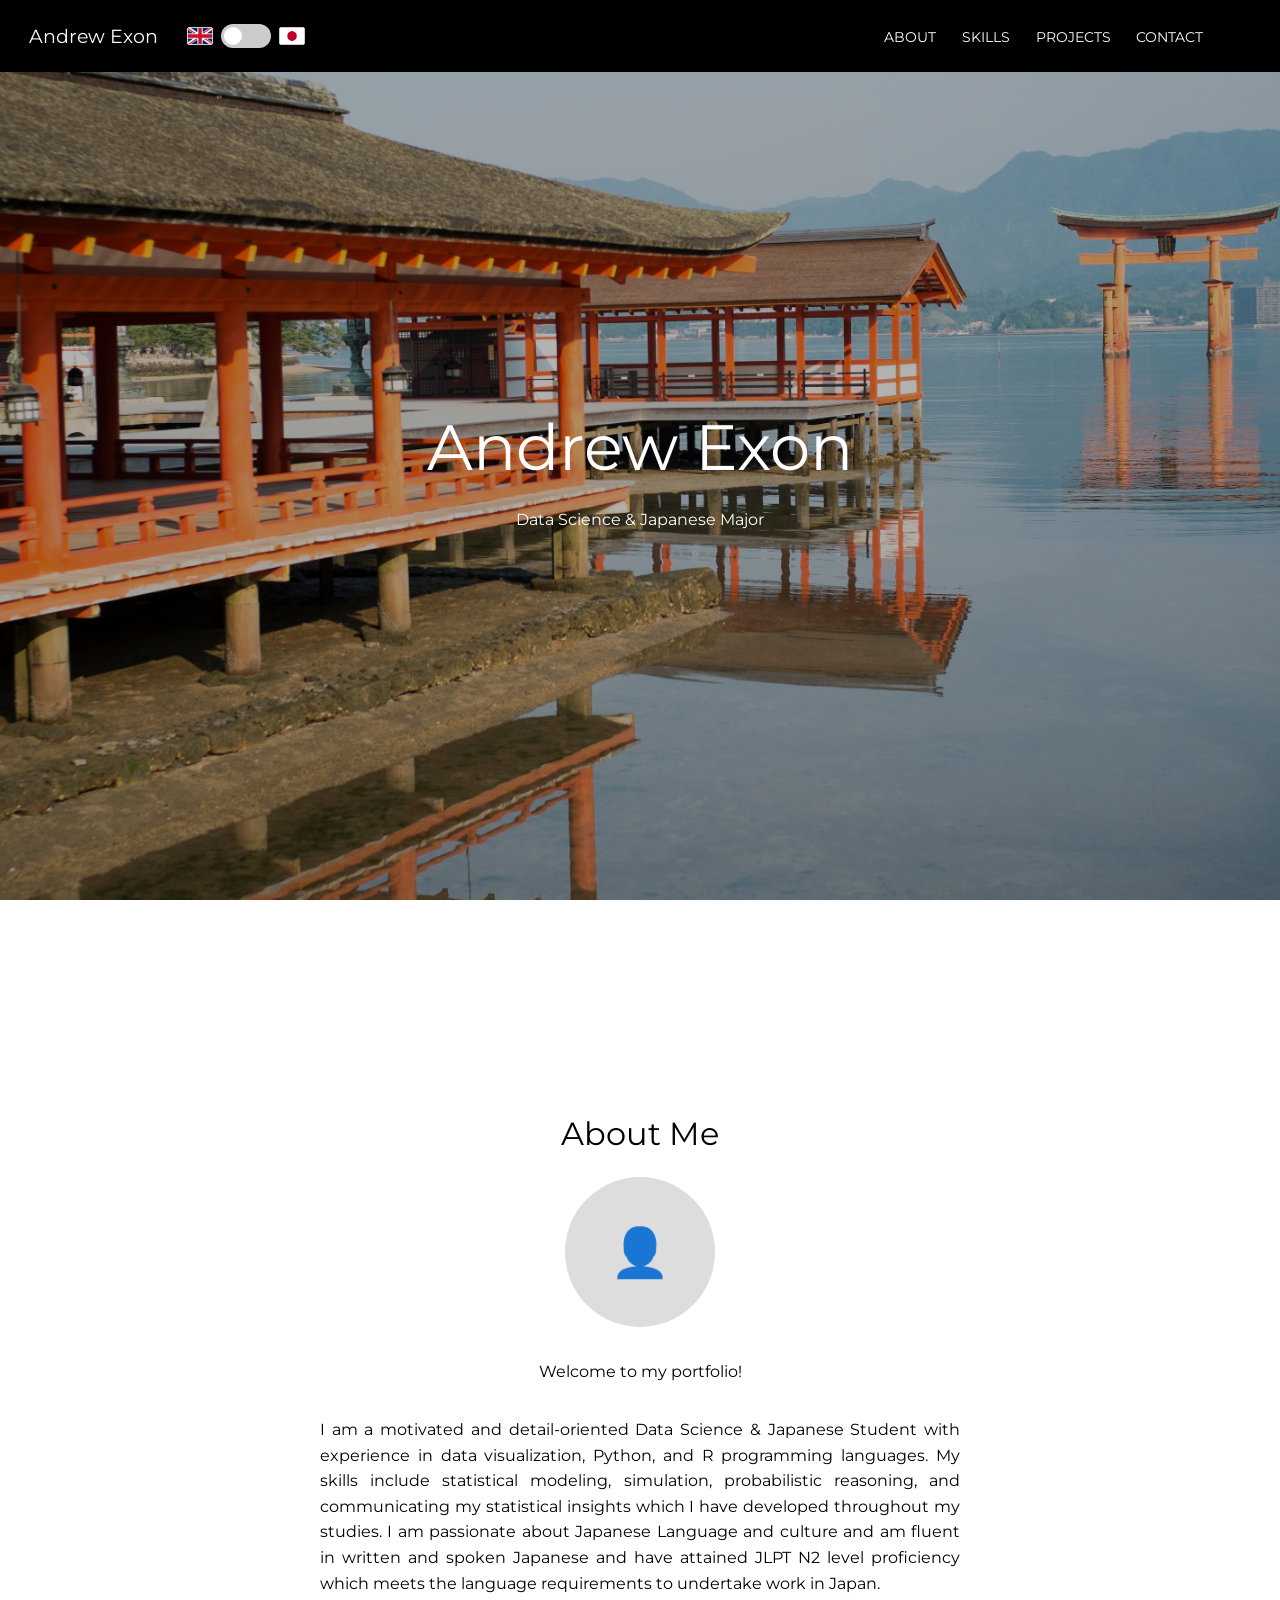
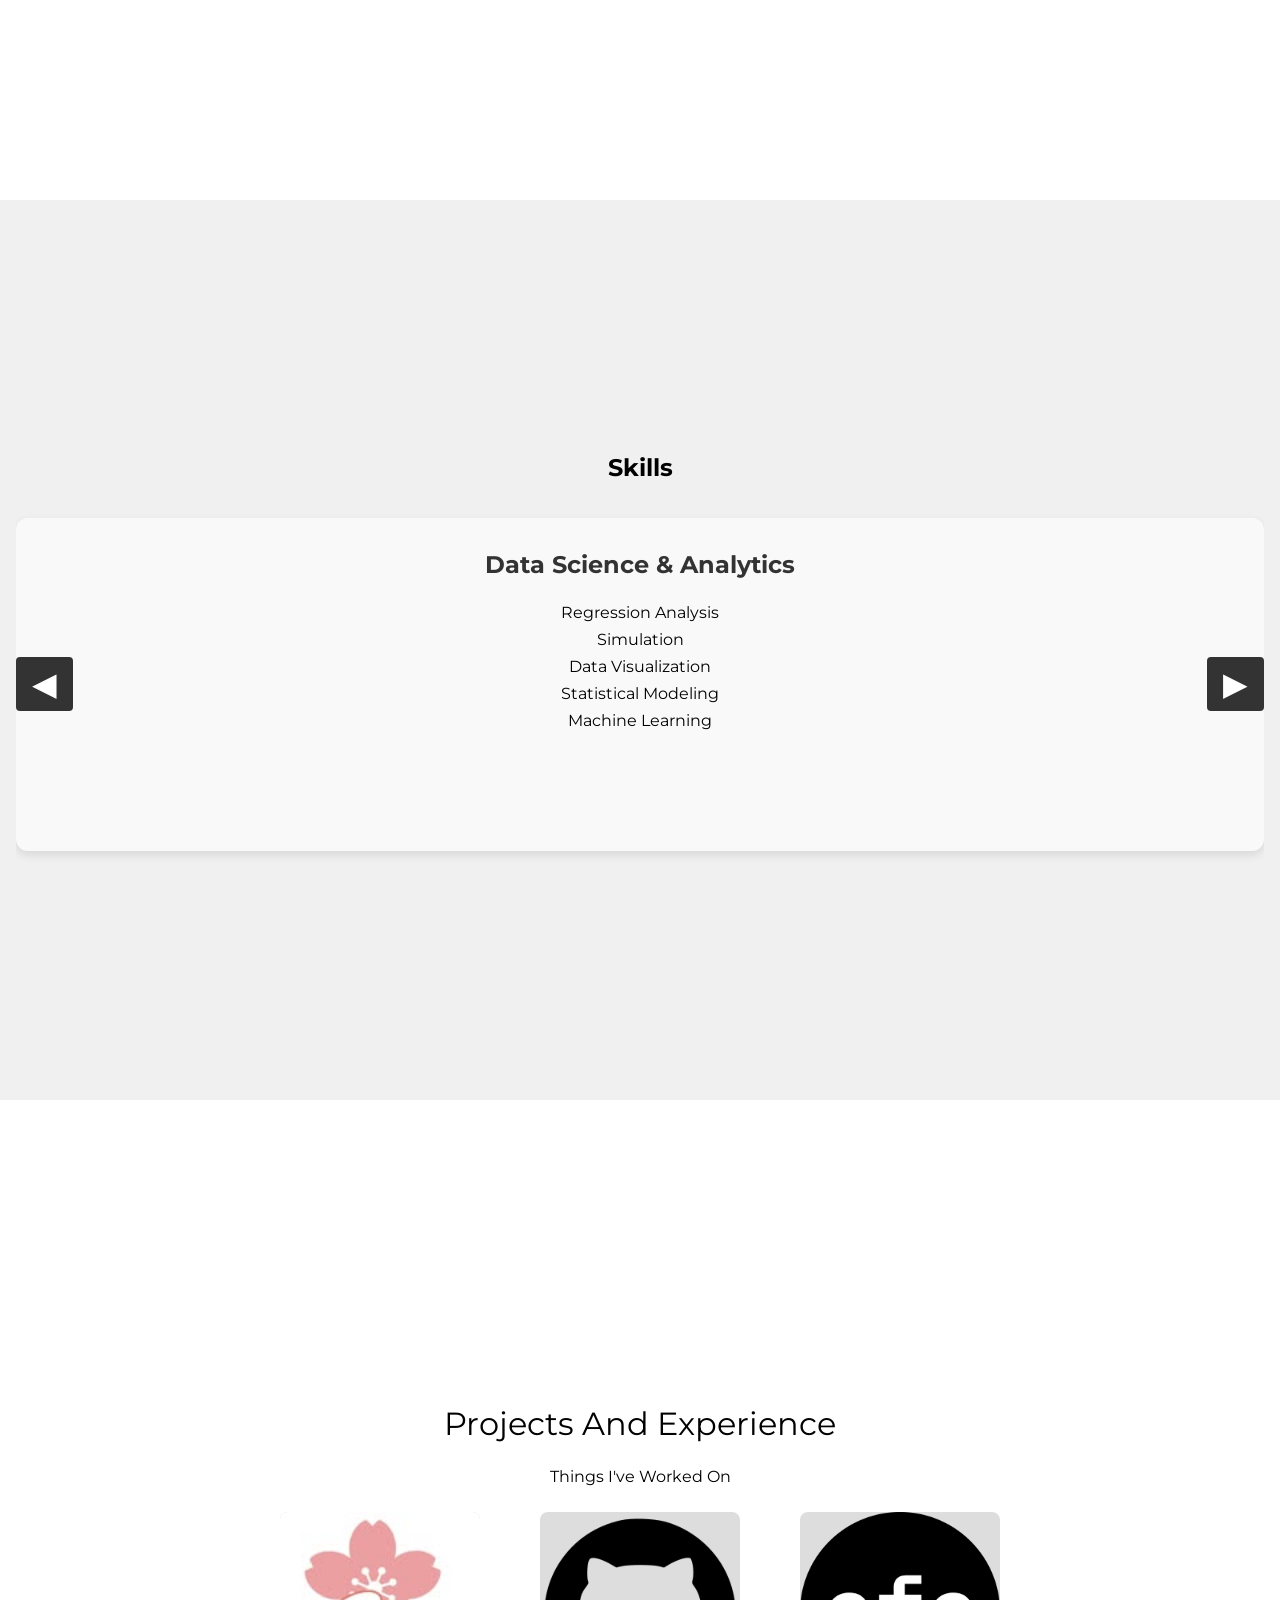
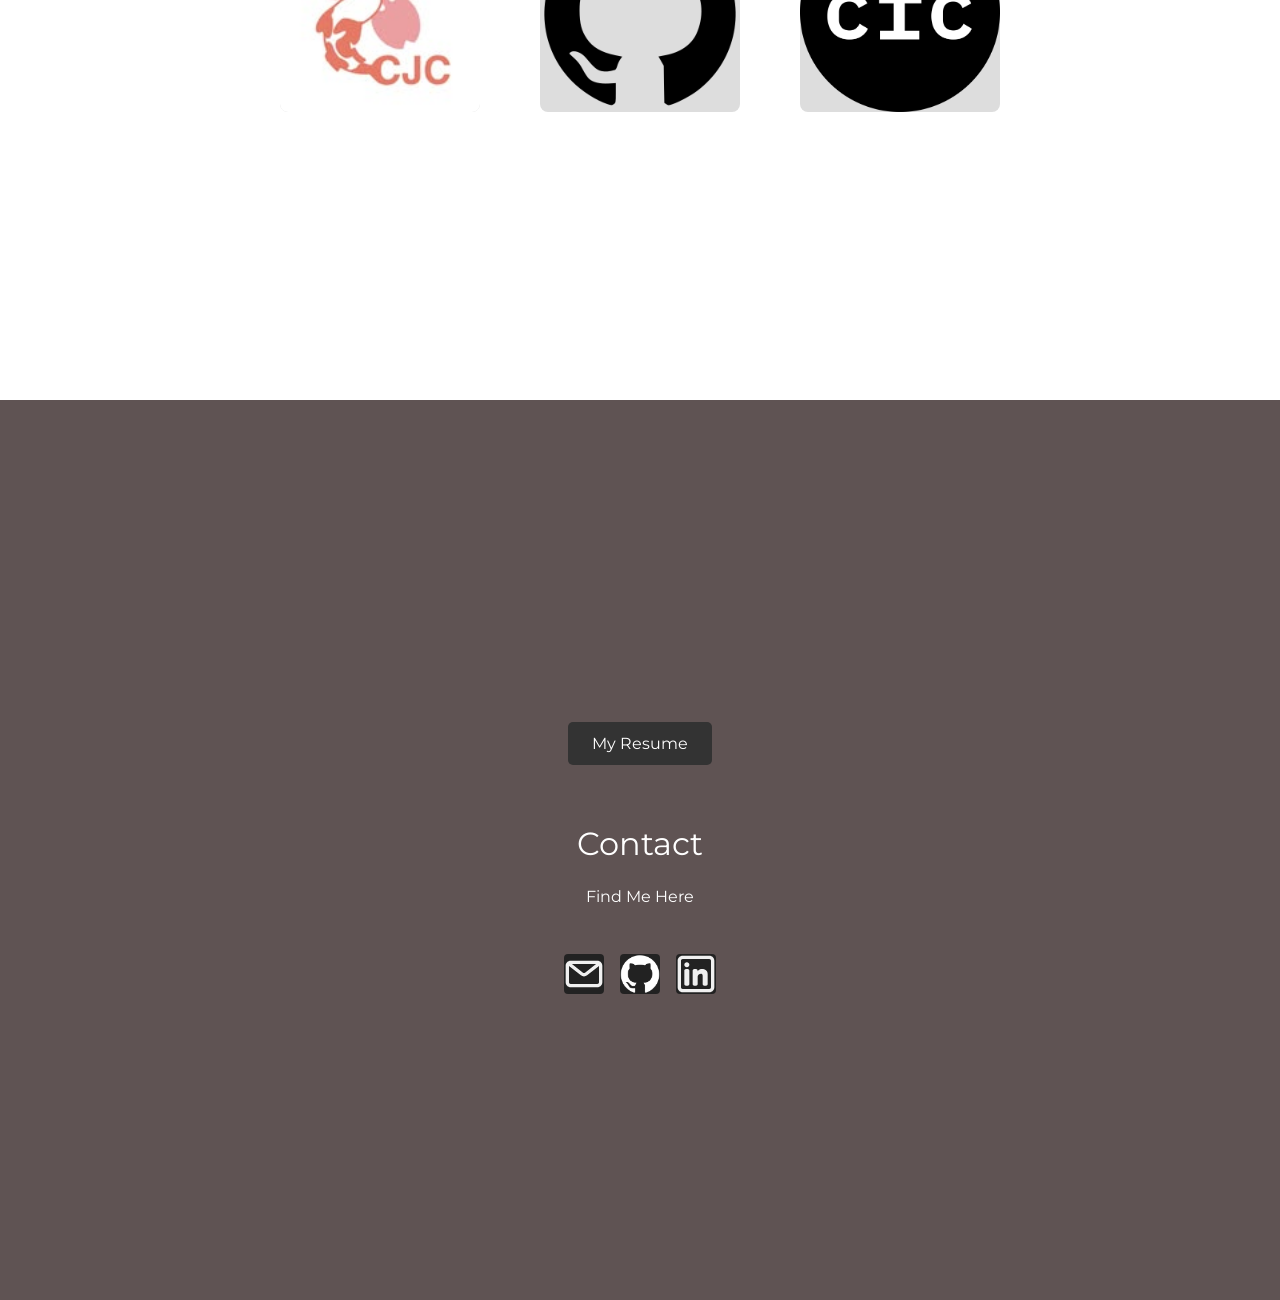
<file: index.html>
<!DOCTYPE html>
<html lang="en">
<head>
    <meta charset="UTF-8">
    <meta name="viewport" content="width=device-width, initial-scale=1.0">
    <title>Andrew Exon | Portfolio</title>
    <link rel="stylesheet" href="https://fonts.googleapis.com/css2?family=Montserrat:wght@400;700&display=swap">
    <link rel="stylesheet" href="https://cdnjs.cloudflare.com/ajax/libs/font-awesome/6.0.0-beta3/css/all.min.css">
    <link rel="stylesheet" href="styles.css">
</head>
<body>
        <header>
        <nav id="navbar">
            <ul class="nav-left">
                <li><a href="#home" class="nav-link" id="home-link">Andrew Exon</a></li>
                <div class="language-toggle">
          <img src="images/uk-flag.png" alt="English" class="flag-icon left-flag">
  
          <label class="switch">
            <input type="checkbox" id="language-switch">
            <span class="slider round"></span>
        </label>
  
          <img src="images/japan-flag.png" alt="Japanese" class="flag-icon right-flag">
        </div>
            </ul>
            <div class="nav-right">
                <ul class="nav-menu">
                    <li><a href="#about" class="nav-link">ABOUT</a></li>
                    <li><a href="#skills" class="nav-link">SKILLS</a></li>
                    <li><a href="#Projects" class="nav-link">PROJECTS</a></li>
                    <li><a href="#contact" class="nav-link">CONTACT</a></li>
                </ul>
                <div class="hamburger" id="hamburger">
                    <span></span>
                    <span></span>
                    <span></span>
                </div>
            </div>
        </nav>

        

    </header>

    <main>
        <section id="home" class="section">
            <h1>Andrew Exon</h1>
            <p>Data Science & Japanese Major</p>
        </section>

        <section id="about" class="section">
            <h1>About Me</h1>
            <div alt="Profile Picture" class="profile-picture">👤</div>
            <p>Welcome to my portfolio!</p>
            <p>I am a motivated and detail-oriented Data Science & Japanese Student with experience in data visualization,
        Python, and R programming languages. My skills include statistical modeling, simulation, probabilistic
        reasoning, and communicating my statistical insights which I have developed throughout my studies.
        I am passionate about Japanese Language and culture and am fluent in written and spoken Japanese and have
        attained JLPT N2 level proficiency which meets the language requirements to undertake work in Japan.</p>
        </section>
        

  <section id="skills" class="section">
  <div class="toowide">
    <h2 id="bodyHeader">Skills</h2>

    <div class="carousel-wrapper">
      <button class="carousel-arrow left" onclick="scrollCarousel(-1)">&#9664;</button>

      <div class="carousel-container" id="skills-carousel">
        <div class="carousel-slide">
          <h3>Data Science & Analytics</h3>
            <p>Regression Analysis</p>
            <p>Simulation</p>
            <p>Data Visualization</p>
            <p>Statistical Modeling</p>
            <p>Machine Learning</p>
        </div>

        <div class="carousel-slide">
          <h3>Tools & Technologies</h3>
            <p>Python</p>
            <p>R</p>
            <p>SQL</p>
            <p>Jupyter</p>
            <p>PowerBI</p>
            <p>Excel</p>
            <p>HTML</p>
            <p>LaTeX</p>
        </div>

        <div class="carousel-slide">
          <h3>Languages</h3>
            <p>English (Native)</p>
            <p>Japanese (Fluent, JLPT N2)</p>
        </div>
      </div>

      <button class="carousel-arrow right" onclick="scrollCarousel(1)">&#9654;</button>
    </div>
  </div>
</section>
        
        <section id="Projects" class="section">
            <h1>Projects And Experience</h1>
            <p>Things I've Worked On</p>
            <div class="skills-container">
                <a href="https://www.instagram.com/curtinjapaneseclub/" target="_blank"><img src="images/CJC.jpg" alt="CJC"></a>
                <a href="https://github.com/Andrew-git-dot" target="_blank"><img src="images/Web-Dev.png" alt="WebDev"></a>
                <a href="https://workshops.codersforcauses.org/2025-winter/introduction-to-web-development/" target="_blank"><img src="images/cfc_logo_white_circle.png" alt="CFC"></a>
            </div>
        </section>

        <section id="contact" class="section">
            <div class="resume">
                <a href="images/resume.pdf" target="_blank" class="resume-button">My Resume</a>
            </div>
            <h1>Contact</h1>
            <p>Find Me Here</p>
            <div class="fixed-icons">
                <a href="mailto:andrewexon1@gmail.com"><img src="images/mail.svg" alt="Email" class="icon"></a>
                <a href="https://github.com/Andrew-git-dot" target="_blank"><img src="images/Web-Dev.png" alt="GitHub" class="icon"></a>
                <a href="https://www.linkedin.com/in/andrew-exon-297146360/" target="_blank"><img src="images/linkedin.svg" alt="LinkedIn" class="icon"></a>
            </div>
        </section>
    </main>

    <script src="script.js"></script>
</body>
</html>
</file>
<file: styles.css>
body {
            font-family: 'Montserrat', Arial, sans-serif;
            margin: 0;
            padding: 0;
            scroll-behavior: smooth;
            font-weight: 400;
        }

        header {
            position: fixed;
            width: 100%;
            padding: 1.5rem 1rem;
            background: black;
            color: #fff;
            z-index: 1000;
            transition: background 1s, padding 0.5s;
            box-sizing: border-box;
        }

        header.scrolled {
            background: rgb(80, 80, 80);
            padding: 0.7rem 1rem;
        }

        nav {
            display: flex;
            justify-content: space-between;
            align-items: center;
        }

        .nav-left, .nav-right {
            display: flex;
            list-style: none;
            margin: 0;
            padding: 0;
        }

        .nav-left {
            justify-content: flex-start;
        }

        .nav-left li a {
            font-size: 1.2rem;
        }

        .nav-right {
            justify-content: flex-end;
            position: relative;
            padding-right: 3rem;
        }

        .nav-menu {
            display: flex;
            list-style: none;
            flex-wrap: wrap;
            margin: 0;
            padding: 0;
        }

        nav ul li a {
            color: #fff;
            text-decoration: none;
            padding: 0.80rem;
            transition: color 0.3s;
            font-size: 0.9rem;
            font-weight: 400;
        }

        nav ul li a.active {
            background: #555;
        }

        nav ul li a:hover {
            color: #a1a1a1;
        }

        section {
            min-height: 100vh;
            width: 100%;
            display: flex;
            justify-content: center;
            align-items: center;
            text-align: center;
            font-weight: 400;
            position: relative;
            flex-direction: column;
            padding: 4rem 1rem;
            box-sizing: border-box;
            word-wrap: break-word;
        }

        section h1 {
            font-size: 2rem;
            margin-bottom: 0.5rem;
            font-weight: 400;
        }

        #home {
            background: url('images/HomeBG.jpg') no-repeat center center fixed;;
            background-size: cover;
            color: #fff;
            display: flex;
            align-items: center;
            justify-content: center;
            text-align: center;
        }

        #home::before {
            content: '';
            position: absolute;
            top: 0;
            left: 0;
            width: 100%;
            height: 100%;
            background: rgba(0, 0, 0, 0.3);
            z-index: 1;
        }

        #home h1, #home p {
            position: relative;
            z-index: 2;
        }

        #home h1 {
            font-size: 4rem;
            margin-bottom: 0.5rem;
            font-weight: 400;
        }

        .hamburger {
            display: none;
            flex-direction: column;
            cursor: pointer;
            padding: 1rem 0rem;
        }

        .hamburger span {
            height: 3px;
            width: 25px;
            background: #fff;
            margin: 3px 0;
            transition: 0.4s;
        }

        .dropdown-menu {
            display: none;
            position: absolute;
            top: 100%;
            right: 0;
            background: #000;
            box-shadow: 0 8px 16px rgba(0, 0, 0, 0.2);
            z-index: 999;
            flex-direction: column;
            width: 125px;
            border-radius: 8px;
        }

        .dropdown-menu.open {
            display: flex;
        }

        .dropdown-menu li {
            list-style: none;
            margin: 0;
        }

        .dropdown-menu li a {
            display: block;
            padding: 1rem;
            color: #fff;
            text-decoration: none;
        }

        .dropdown-menu li a:hover {
            background: #555;
            color: #a1a1a1;
        }

        #about {
            background: #ffffff;
            color: #000000;
            padding-left: 25%;
            padding-right: 25%;
        }

        #about p {
            line-height: 1.6;
            text-align: justify;
        }

        .profile-picture {
            width: 150px;
            height: 150px;
            border-radius: 50%;
            margin: 1rem 0;
            object-fit: cover;
            background: #ddd;
            display: flex;
            align-items: center;
            justify-content: center;
            font-size: 3rem;
            color: #666;
        }

        #about a {
            text-decoration: none;
            border-bottom: 3px solid rgb(43, 142, 182);
            color: inherit;
            transition: background-color 0.5s, color 0.5s;
        }

        #about a:hover {
            background-color: rgb(43, 142, 182);
            color: rgb(255, 255, 255);
        }

        #skills {
            background: #f0f0f0;
            color: #000000;
        }

        .toowide {
            max-width: 100%;
            width: 100%;
        }

        .skills-container {
            display: flex;
            flex-wrap: wrap;
            justify-content: center;
            align-items: center;
            gap: 40px; 
            max-width: 100%;
        }

        .skills-container img, .skills-container .placeholder {
            width: 200px;  
            height: 200px; 
            object-fit: contain; 
            margin: 10px;
            transition: transform 0.3s;
            max-width: 100%;
            background: #ddd;
            display: flex;
            align-items: center;
            justify-content: center;
            border-radius: 8px;
            color: #666;
            font-size: 1.2rem;
        }

        .skills-container img:hover, .skills-container .placeholder:hover {
            transform: scale(1.1);
        }

        #Projects {
            background: #ffffff;
            color: #000000;
        }

        /* Carousel Styles */
        .carousel-container {
            display: flex;
            overflow-x: auto;
            scroll-snap-type: x mandatory;
            gap: 2rem;
            padding: 1rem 0;
            scrollbar-width: none;
        }

        .carousel-container::-webkit-scrollbar {
            display: none;
        }

        .carousel-slide {
            flex: 0 0 100%;
            scroll-snap-align: start;
            background-color: #f9f9f9;
            border-radius: 12px;
            box-shadow: 0 4px 10px rgba(0, 0, 0, 0.1);
            padding: 2rem;
            box-sizing: border-box;
        }

        .carousel-slide h3 {
            margin-top: 0;
            color: #333;
            font-size: 1.5rem;
            text-align: center;
        }

        .carousel-slide p {
            margin: 0.5rem 0;
            text-align: center;
        }

        .carousel-wrapper {
            position: relative;
            display: flex;
            align-items: center;
            overflow: hidden;
            max-width: 100%;
        }

        .carousel-container {
            display: flex;
            overflow-x: hidden;
            scroll-snap-type: x mandatory;
            gap: 2rem;
            scroll-behavior: smooth;
            width: 100%;
        }

        .carousel-arrow {
            background-color: #333;
            color: white;
            border: none;
            padding: 0.5rem 1rem;
            font-size: 2rem;
            cursor: pointer;
            z-index: 2;
            transition: background 0.3s;
            border-radius: 4px;
        }

        .carousel-arrow:hover {
            background-color: #555;
        }

        .carousel-arrow.left {
            position: absolute;
            left: 0;
        }

        .carousel-arrow.right {
            position: absolute;
            right: 0;
        }

        #contact {
            background: #5f5353;
            color: #fff;
        }

        .fixed-icons {
            display: flex;
            gap: 1rem;
            justify-content: center;
            margin-top: 2rem;
        }

        .fixed-icons a img, .fixed-icons a .placeholder {
            width: 40px;
            height: 40px;
            transition: transform 0.3s;
            background: #ddd;
            border-radius: 4px;
            display: flex;
            align-items: center;
            justify-content: center;
        }

        .fixed-icons a img:hover, .fixed-icons a .placeholder:hover {
            transform: scale(1.2);
        }

        .icon {
            filter: invert(100%);
            transition: filter 0.3s;
        }

        .resume {
            margin-bottom: 2rem;
        }

        .resume-button {
            display: inline-block;
            margin-top: 1rem;
            padding: 0.75rem 1.5rem;
            font-size: 1rem;
            color: #fff;
            background-color: #333;
            border: none;
            border-radius: 5px;
            cursor: pointer;
            text-decoration: none;
            transition: background-color 0.3s, transform 0.3s;
        }

        .resume-button:hover {
            background-color: #555;
            transform: scale(1.05);
        }

        .language-toggle {
            display: flex;
            align-items: center;
            gap: 0.5rem;
            margin-left: 1rem;
        }

        .flag-icon {
            width: 24px;
            height: 16px;
            object-fit: contain;
            border: 1px solid #ccc;
            border-radius: 2px;
            background: #ddd;
        }

        .switch {
            position: relative;
            display: inline-block;
            width: 50px;
            height: 24px;
        }

        .switch input {
            opacity: 0;
            width: 0;
            height: 0;
        }

        .slider {
            position: absolute;
            cursor: pointer;
            top: 0; left: 0; right: 0; bottom: 0;
            background-color: #ccc;
            transition: 0.4s;
            border-radius: 24px;
        }

        .slider:before {
            position: absolute;
            content: "";
            height: 18px;
            width: 18px;
            left: 3px;
            bottom: 3px;
            background-color: white;
            transition: 0.4s;
            border-radius: 50%;
        }

        input:checked + .slider {
            background-color: #2196F3;
        }

        input:checked + .slider:before {
            transform: translateX(26px);
        }

        /* Enhanced Mobile Breakpoints */
        
        /* Tablet Portrait - 768px */
        @media (max-width: 768px) {
            .nav-menu {
                display: none;
            }

            .hamburger {
                display: flex;
                padding: 1rem; 
            }

            .nav-right {
                display: flex;
                align-items: center;
                padding-right: 1rem; 
            }

            #about {
                padding-left: 8%;
                padding-right: 8%;
            }

            section {
                padding: 3rem 1rem;
            }

            section h1 {
                font-size: 1.8rem;
            }

            #home h1 {
                font-size: 3rem;
            }

            .profile-picture {
                width: 130px;
                height: 130px;
            }

            .carousel-slide {
                padding: 1.5rem;
            }

            .skills-container img, .skills-container .placeholder {
                width: 150px;
                height: 150px;
            }
        }

        /* Mobile Landscape - 640px */
        @media (max-width: 640px) {
            header {
                padding: 1.2rem 1rem;
            }

            header.scrolled {
                padding: 0.6rem 1rem;
            }

            section {
                padding: 2.5rem 1rem;
                min-height: 90vh;
            }

            #about {
                padding-left: 6%;
                padding-right: 6%;
                text-align: left;
            }

            section h1 {
                font-size: 1.6rem;
            }

            #home h1 {
                font-size: 2.8rem;
            }

            .profile-picture {
                width: 120px;
                height: 120px;
            }

            .carousel-slide {
                padding: 1.25rem;
            }

            .carousel-slide h3 {
                font-size: 1.3rem;
            }

            .skills-container {
                gap: 20px;
            }

            .skills-container img, .skills-container .placeholder {
                width: 120px;
                height: 120px;
            }

            .fixed-icons {
                gap: 0.8rem;
            }
        }

        /* Mobile Portrait - 480px */
        @media (max-width: 480px) {
            header {
                padding: 1rem 0.8rem;
            }

            header.scrolled {
                padding: 0.5rem 0.8rem;
            }

            nav ul li a {
                font-size: 0.8rem;
                padding: 0.7rem;
            }

            .nav-left li a {
                font-size: 1rem;
            }

            .nav-right {
                padding-right: 0.5rem;
            }

            section {
                padding: 2rem 0.8rem;
                min-height: 85vh;
            }

            #about {
                padding-left: 4%;
                padding-right: 4%;
                text-align: left;
            }

            #about p {
                text-align: left;
                font-size: 0.95rem;
            }

            section h1 {
                font-size: 1.4rem;
                margin-bottom: 1rem;
            }

            #home {
                min-height: 100vh;
            }

            #home h1 {
                font-size: 2.2rem;
                line-height: 1.2;
            }

            #home p {
                font-size: 1rem;
            }

            .profile-picture {
                width: 100px;
                height: 100px;
                font-size: 2rem;
            }

            .carousel-slide {
                padding: 1rem;
            }

            .carousel-slide h3 {
                font-size: 1.2rem;
            }

            .carousel-arrow {
                font-size: 1.5rem;
                padding: 0.3rem 0.8rem;
            }

            .skills-container {
                gap: 15px;
            }

            .skills-container img, .skills-container .placeholder {
                width: 100px;
                height: 100px;
                font-size: 0.9rem;
            }

            .fixed-icons a img, .fixed-icons a .placeholder {
                width: 35px;
                height: 35px;
            }

            .resume-button {
                font-size: 0.9rem;
                padding: 0.6rem 1.2rem;
            }

            .language-toggle {
                gap: 0.3rem;
                margin-left: 0.5rem;
            }

            .flag-icon {
                width: 20px;
                height: 14px;
            }

            .switch {
                width: 40px;
                height: 20px;
            }

            .slider:before {
                height: 14px;
                width: 14px;
                left: 3px;
                bottom: 3px;
            }

            input:checked + .slider:before {
                transform: translateX(20px);
            }
        }

        /* Small Mobile - 360px */
        @media (max-width: 360px) {
            header {
                padding: 0.8rem 0.6rem;
            }

            .nav-left li a {
                font-size: 0.9rem;
            }

            section {
                padding: 1.5rem 0.6rem;
            }

            #about {
                padding-left: 3%;
                padding-right: 3%;
            }

            section h1 {
                font-size: 1.2rem;
            }

            #home h1 {
                font-size: 1.8rem;
            }

            .profile-picture {
                width: 80px;
                height: 80px;
                font-size: 1.5rem;
            }

            .carousel-slide {
                padding: 0.8rem;
            }

            .skills-container img, .skills-container .placeholder {
                width: 80px;
                height: 80px;
                font-size: 0.8rem;
            }

            .fixed-icons a img, .fixed-icons a .placeholder {
                width: 30px;
                height: 30px;
            }

            .language-toggle {
                margin-left: 0.3rem;
            }
        }

        /* Better vertical alignment for all sections */
        @media (max-width: 768px) {
            section {
                justify-content: flex-start;
                padding-top: 6rem;
            }

            #home {
                justify-content: center;
                padding-top: 4rem;
            }
        }

        @media (max-width: 480px) {
            section {
                padding-top: 5rem;
            }

            #home {
                padding-top: 4rem;
            }
        }
</file>
